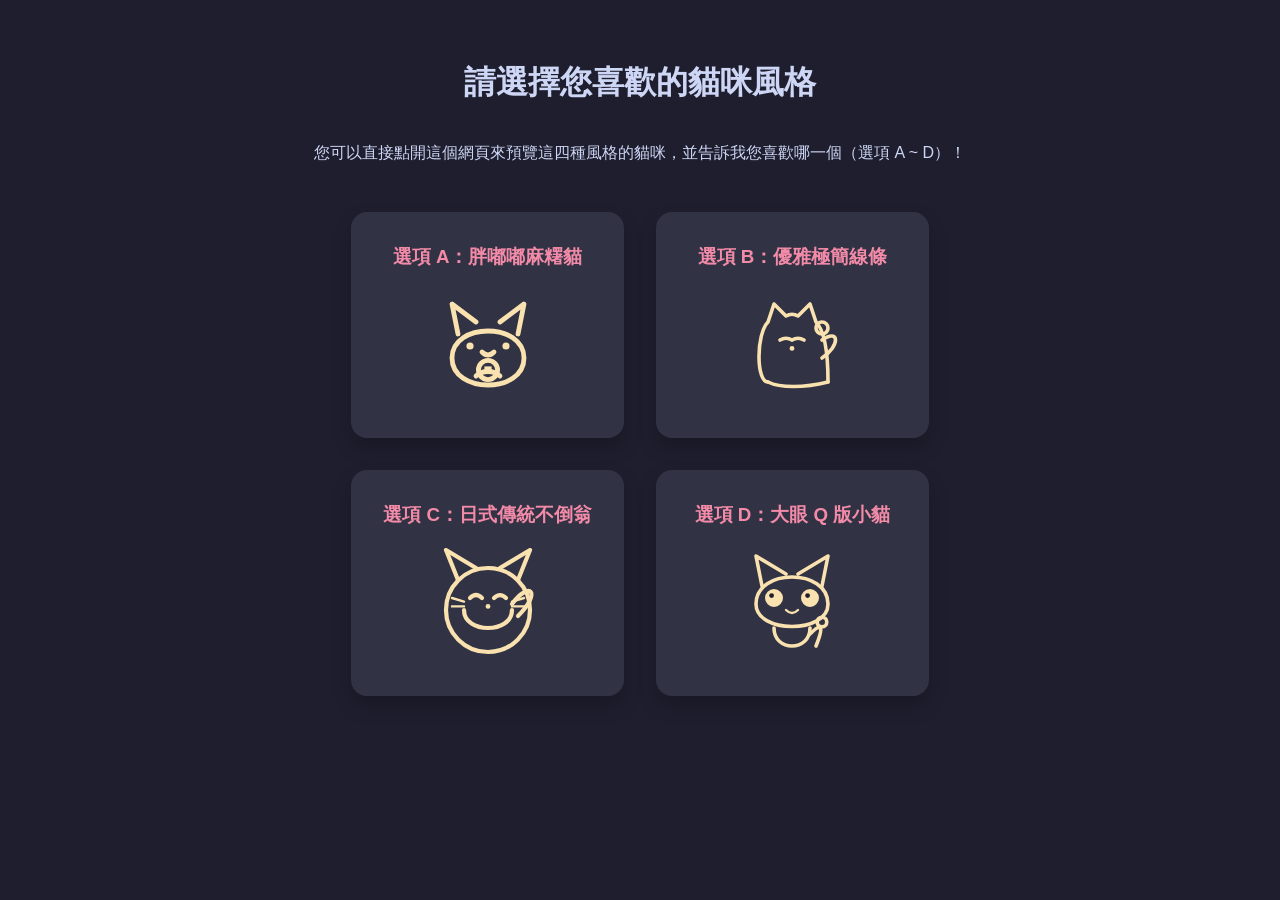
<file: cat_options.html>
<!DOCTYPE html>
<html lang="zh-TW">
<head>
  <meta charset="UTF-8">
  <title>貓咪圖標選項</title>
  <style>
    body {
      font-family: 'Segoe UI', Tahoma, Geneva, Verdana, sans-serif;
      background: #1E1E2E;
      color: #CDD6F4;
      display: flex;
      flex-direction: column;
      align-items: center;
      padding: 2rem;
    }
    .grid {
      display: grid;
      grid-template-columns: repeat(2, 1fr);
      gap: 2rem;
      margin-top: 2rem;
    }
    .card {
      background: #313244;
      padding: 2rem;
      border-radius: 16px;
      display: flex;
      flex-direction: column;
      align-items: center;
      gap: 1rem;
      box-shadow: 0 10px 20px rgba(0,0,0,0.2);
    }
    .card h3 { margin: 0; color: #F38BA8; }
    svg {
      color: #F9E2AF;
    }
  </style>
</head>
<body>
  <h1>請選擇您喜歡的貓咪風格</h1>
  <p>您可以直接點開這個網頁來預覽這四種風格的貓咪，並告訴我您喜歡哪一個（選項 A ~ D）！</p>
  
  <div class="grid">
    <!-- Option A: 胖嘟嘟麻糬貓 -->
    <div class="card">
      <h3>選項 A：胖嘟嘟麻糬貓</h3>
      <svg viewBox="0 0 100 100" width="120" height="120">
        <g stroke="currentColor" stroke-width="4" fill="none" stroke-linecap="round" stroke-linejoin="round">
          <!-- Body -->
          <path d="M 20 60 C 20 30, 80 30, 80 60 C 80 90, 20 90, 20 60 Z" />
          <!-- Ears -->
          <path d="M 25 40 L 20 15 L 40 30 M 75 40 L 80 15 L 60 30" />
          <!-- Eyes -->
          <circle cx="35" cy="50" r="3" fill="currentColor" stroke="none" />
          <circle cx="65" cy="50" r="3" fill="currentColor" stroke="none" />
          <!-- Mouth -->
          <path d="M 45 55 Q 50 60 55 55" />
          <!-- Paws holding coin -->
          <path d="M 40 75 C 45 70, 55 70, 60 75" />
          <circle cx="50" cy="70" r="8" />
          <rect x="47" y="67" width="6" height="6" fill="currentColor" stroke="none" />
        </g>
      </svg>
    </div>

    <!-- Option B: 極簡線條招財貓 -->
    <div class="card">
      <h3>選項 B：優雅極簡線條</h3>
      <svg viewBox="0 0 100 100" width="120" height="120">
        <g stroke="currentColor" stroke-width="3" fill="none" stroke-linecap="round" stroke-linejoin="round">
          <!-- Continuous-like profile -->
          <path d="M 30 80 C 20 80, 20 40, 30 30 L 35 15 L 45 25 Q 50 22 55 25 L 65 15 L 70 30 C 80 40, 80 70, 80 80" />
          <path d="M 30 80 C 40 85, 60 85, 80 80" />
          <!-- Simple Face -->
          <path d="M 40 45 Q 45 42 50 45 M 60 45 Q 55 42 50 45" />
          <circle cx="50" cy="52" r="2" fill="currentColor" stroke="none"/>
          <!-- Raised Paw -->
          <path d="M 75 60 C 90 50, 90 35, 75 45" />
          <circle cx="75" cy="35" r="5" />
        </g>
      </svg>
    </div>

    <!-- Option C: 日式不倒翁招財貓 -->
    <div class="card">
      <h3>選項 C：日式傳統不倒翁</h3>
      <svg viewBox="0 0 100 100" width="120" height="120">
        <g stroke="currentColor" stroke-width="3.5" fill="none" stroke-linecap="round" stroke-linejoin="round">
          <!-- Round Body -->
          <circle cx="50" cy="55" r="35" />
          <!-- Ears inside -->
          <path d="M 25 30 L 15 5 L 40 20 M 75 30 L 85 5 L 60 20" />
          <!-- Belly pattern -->
          <path d="M 30 55 C 30 75, 70 75, 70 55" />
          <!-- Eyes -->
          <path d="M 35 45 Q 40 40 45 45 M 55 45 Q 60 40 65 45" />
          <!-- Nose & Whiskers -->
          <circle cx="50" cy="52" r="2" fill="currentColor" stroke="none"/>
          <path d="M 20 45 L 30 48 M 20 52 L 30 52 M 80 45 L 70 48 M 80 52 L 70 52" stroke-width="2" />
          <!-- Paw -->
          <path d="M 70 50 C 85 30, 95 40, 75 60" />
        </g>
      </svg>
    </div>

    <!-- Option D: 可愛大頭貓 -->
    <div class="card">
      <h3>選項 D：大眼 Q 版小貓</h3>
      <svg viewBox="0 0 100 100" width="120" height="120">
        <g stroke="currentColor" stroke-width="3" fill="none" stroke-linecap="round" stroke-linejoin="round">
          <!-- Big Head -->
          <path d="M 20 50 C 20 20, 80 20, 80 50 C 80 75, 20 75, 20 50 Z" />
          <!-- Small Body -->
          <path d="M 35 70 C 35 90, 65 90, 65 70" />
          <!-- Ears -->
          <path d="M 25 35 L 20 10 L 45 25 M 75 35 L 80 10 L 55 25" />
          <!-- Huge Eyes -->
          <circle cx="35" cy="45" r="6" fill="currentColor" />
          <circle cx="65" cy="45" r="6" fill="currentColor" />
          <circle cx="33" cy="43" r="2" fill="#1E1E2E" stroke="none" />
          <circle cx="63" cy="43" r="2" fill="#1E1E2E" stroke="none" />
          <!-- Tiny Mouth -->
          <path d="M 45 55 Q 50 60 55 55" stroke-width="2" />
          <!-- Small Paw -->
          <path d="M 65 75 Q 80 60 70 85" />
          <circle cx="75" cy="65" r="4" />
        </g>
      </svg>
    </div>
  </div>
</body>
</html>
</file>
